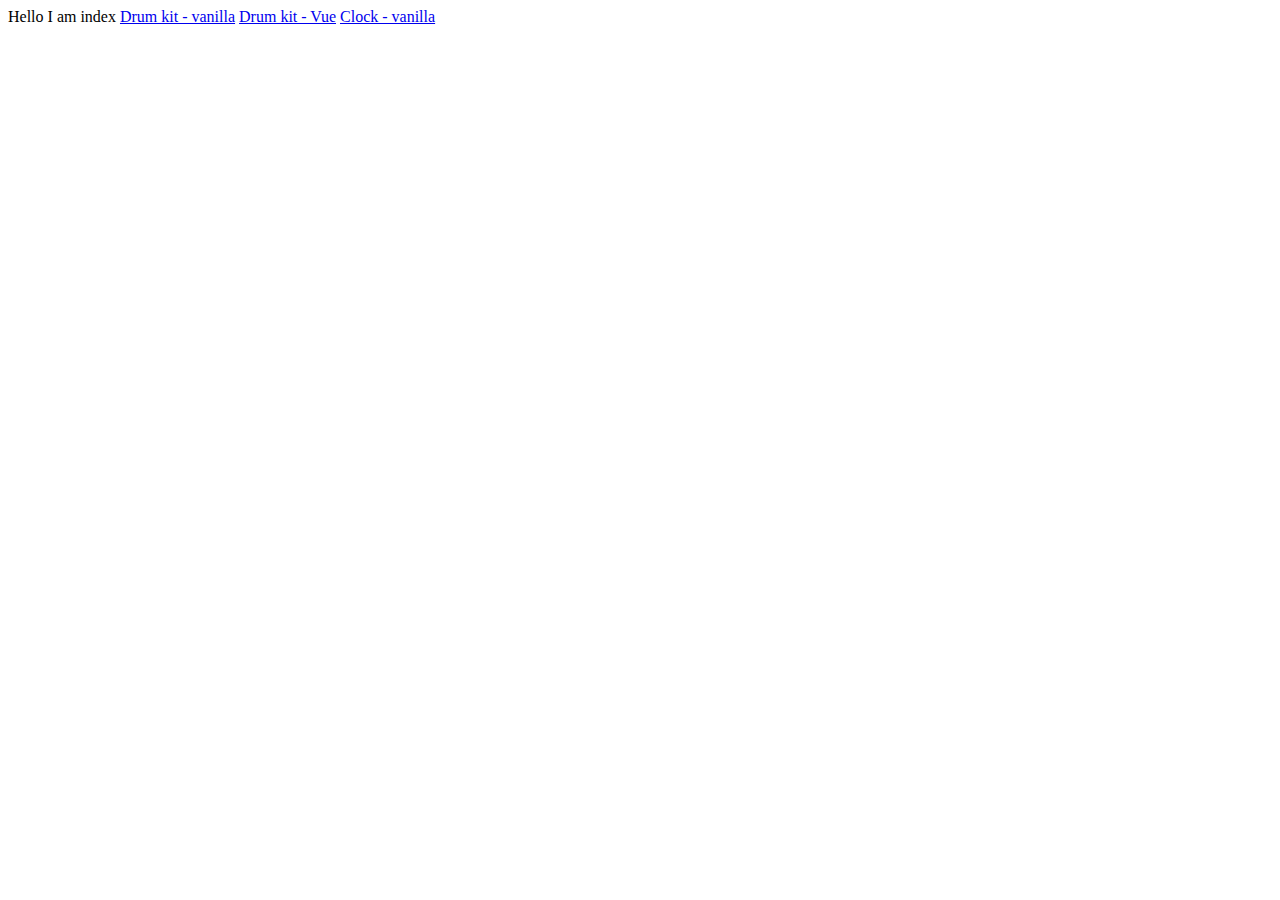
<file: index.html>
<!DOCTYPE html>
<html lang="en" dir="ltr">
  <head>
    <meta charset="utf-8">
    <title></title>
  </head>
  <body>
    Hello I am index
    <a href="./01-drum_kit/index-vanilla.html">Drum kit - vanilla</a>
    <a href="./01-drum_kit/index-vue.html">Drum kit - Vue</a>
    <a href="./02-clock/index-vue.html">Clock - vanilla</a>
  </body>
</html>
</file>
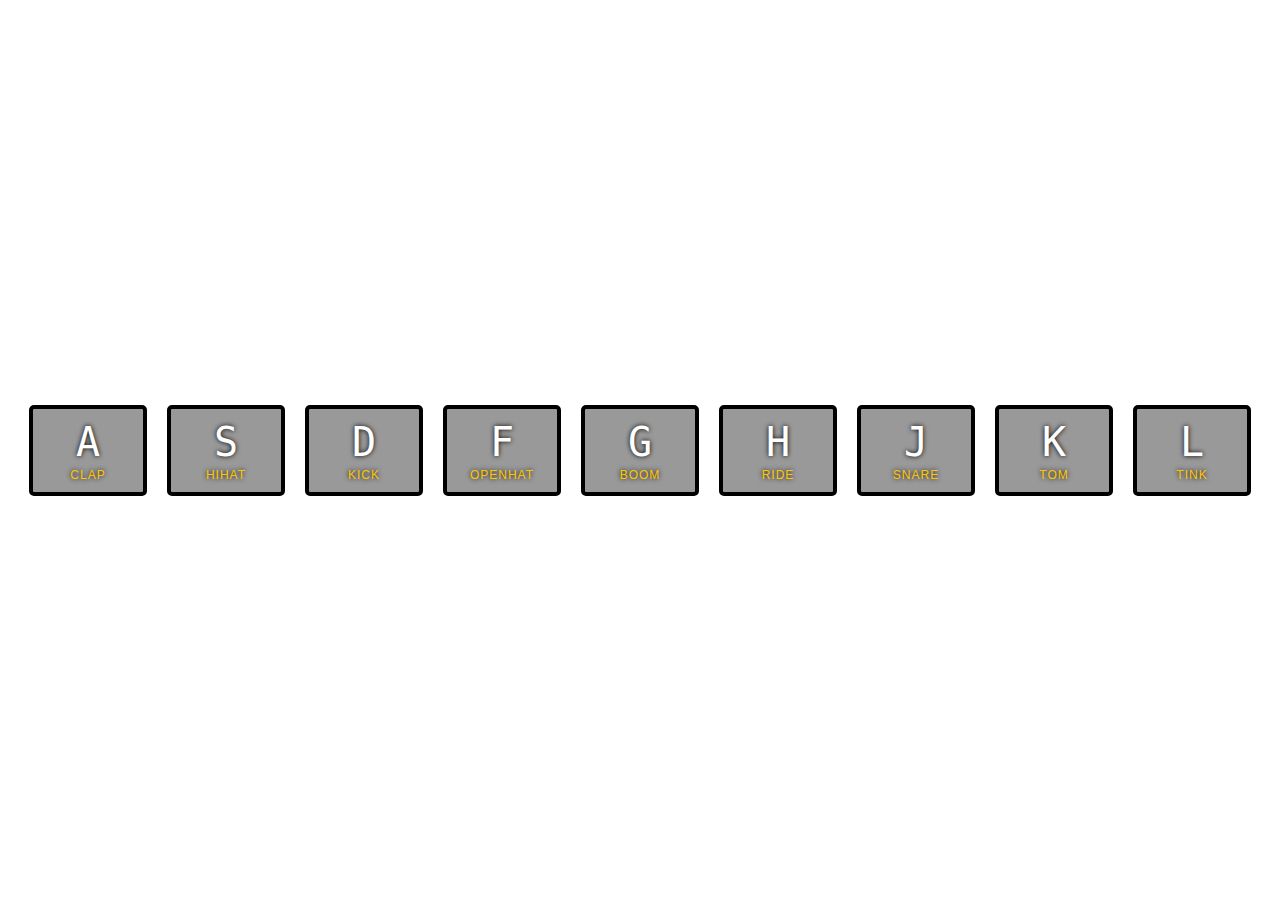
<file: 01-drum_kit/index-FINISHED.html>
<!DOCTYPE html>
<html lang="en">
<head>
  <meta charset="UTF-8">
  <title>JS Drum Kit</title>
  <link rel="stylesheet" href="style.css">
</head>
<body>


  <div class="keys">
    <div data-key="65" class="key">
      <kbd>A</kbd>
      <span class="sound">clap</span>
    </div>
    <div data-key="83" class="key">
      <kbd>S</kbd>
      <span class="sound">hihat</span>
    </div>
    <div data-key="68" class="key">
      <kbd>D</kbd>
      <span class="sound">kick</span>
    </div>
    <div data-key="70" class="key">
      <kbd>F</kbd>
      <span class="sound">openhat</span>
    </div>
    <div data-key="71" class="key">
      <kbd>G</kbd>
      <span class="sound">boom</span>
    </div>
    <div data-key="72" class="key">
      <kbd>H</kbd>
      <span class="sound">ride</span>
    </div>
    <div data-key="74" class="key">
      <kbd>J</kbd>
      <span class="sound">snare</span>
    </div>
    <div data-key="75" class="key">
      <kbd>K</kbd>
      <span class="sound">tom</span>
    </div>
    <div data-key="76" class="key">
      <kbd>L</kbd>
      <span class="sound">tink</span>
    </div>
  </div>

  <audio data-key="65" src="sounds/clap.wav"></audio>
  <audio data-key="83" src="sounds/hihat.wav"></audio>
  <audio data-key="68" src="sounds/kick.wav"></audio>
  <audio data-key="70" src="sounds/openhat.wav"></audio>
  <audio data-key="71" src="sounds/boom.wav"></audio>
  <audio data-key="72" src="sounds/ride.wav"></audio>
  <audio data-key="74" src="sounds/snare.wav"></audio>
  <audio data-key="75" src="sounds/tom.wav"></audio>
  <audio data-key="76" src="sounds/tink.wav"></audio>

<script>
  function removeTransition(e) {
    if (e.propertyName !== 'transform') return;
    e.target.classList.remove('playing');
  }

  function playSound(e) {
    const audio = document.querySelector(`audio[data-key="${e.keyCode}"]`);
    const key = document.querySelector(`div[data-key="${e.keyCode}"]`);
    if (!audio) return;

    key.classList.add('playing');
    audio.currentTime = 0;
    audio.play();
  }

  const keys = Array.from(document.querySelectorAll('.key'));
  keys.forEach(key => key.addEventListener('transitionend', removeTransition));
  window.addEventListener('keydown', playSound);
</script>


</body>
</html>
</file>
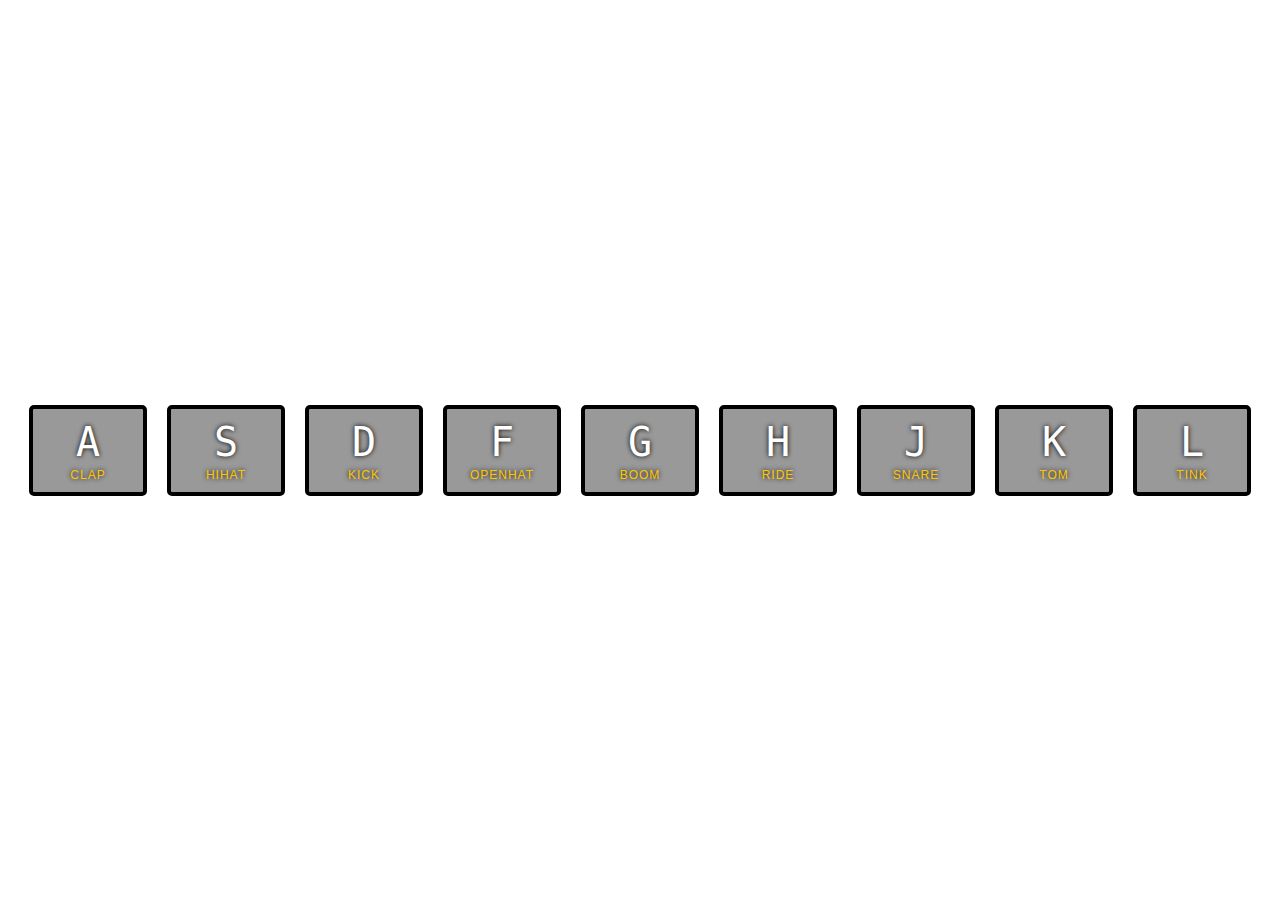
<file: 01-drum_kit/index-START.html>
<!DOCTYPE html>
<html lang="en">
<head>
  <meta charset="UTF-8">
  <title>JS Drum Kit</title>
  <link rel="stylesheet" href="style.css">
</head>
<body>


  <div class="keys">
    <div data-key="65" class="key">
      <kbd>A</kbd>
      <span class="sound">clap</span>
    </div>
    <div data-key="83" class="key">
      <kbd>S</kbd>
      <span class="sound">hihat</span>
    </div>
    <div data-key="68" class="key">
      <kbd>D</kbd>
      <span class="sound">kick</span>
    </div>
    <div data-key="70" class="key">
      <kbd>F</kbd>
      <span class="sound">openhat</span>
    </div>
    <div data-key="71" class="key">
      <kbd>G</kbd>
      <span class="sound">boom</span>
    </div>
    <div data-key="72" class="key">
      <kbd>H</kbd>
      <span class="sound">ride</span>
    </div>
    <div data-key="74" class="key">
      <kbd>J</kbd>
      <span class="sound">snare</span>
    </div>
    <div data-key="75" class="key">
      <kbd>K</kbd>
      <span class="sound">tom</span>
    </div>
    <div data-key="76" class="key">
      <kbd>L</kbd>
      <span class="sound">tink</span>
    </div>
  </div>

  <audio data-key="65" src="sounds/clap.wav"></audio>
  <audio data-key="83" src="sounds/hihat.wav"></audio>
  <audio data-key="68" src="sounds/kick.wav"></audio>
  <audio data-key="70" src="sounds/openhat.wav"></audio>
  <audio data-key="71" src="sounds/boom.wav"></audio>
  <audio data-key="72" src="sounds/ride.wav"></audio>
  <audio data-key="74" src="sounds/snare.wav"></audio>
  <audio data-key="75" src="sounds/tom.wav"></audio>
  <audio data-key="76" src="sounds/tink.wav"></audio>


<!-- IMPORTANT
LOOKUP KEYCODE.INFO
2. LOOKUP "DATA" ATTRIBUTE IN HTML
3. READ ABOUT .CLASSLIST IN JAVASCRIPT
4. READ ABOUT TRANSITIONEND-->
<script>
  window.addEventListener("keydown", function(e) {

    // Audio event
    const audio = document.querySelector(`audio[data-key="${e.keyCode}"]`);
    if (!audio) return; //stop function if the key pressed is irrelevant
    audio.currentTime = 0; //Rewind to the start
    audio.play();

    // Animation event - Add the animation
    const key = document.querySelector(`.key[data-key="${e.keyCode}"]`);
    key.classList.add("playing");
  });


  // Animation event, remove the animation
  const keys = document.querySelectorAll(".key");
  keys.forEach(key => key.addEventListener("transitionend", removeTransition));

  function
  removeTransition(e){
    if (e.propertyName !== "transform") return;
    this.classList.remove("playing");
  }

</script>


</body>
</html>
</file>
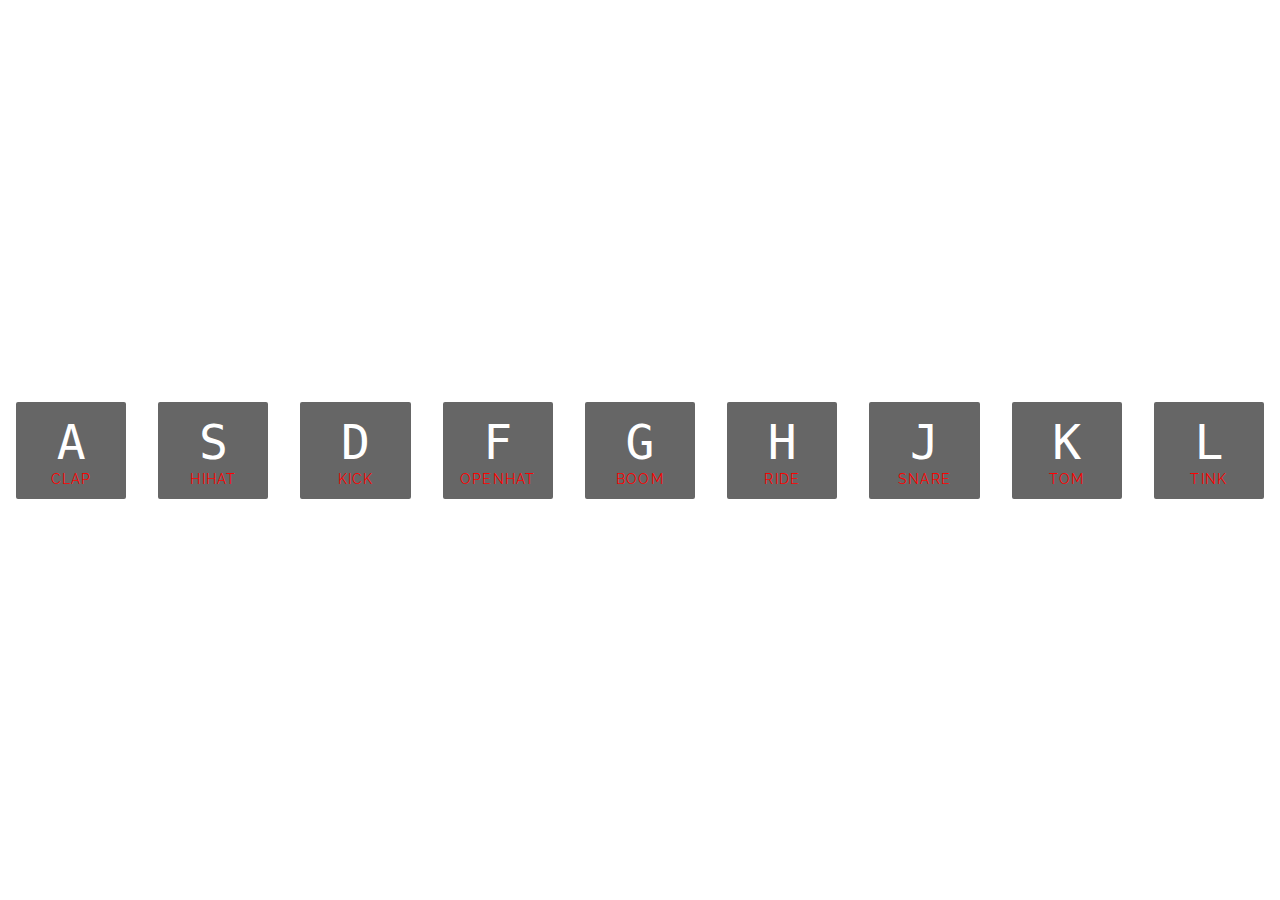
<file: 01-drum_kit/index-vanilla.html>
<!DOCTYPE html>
<html lang="en">
<head>
  <meta charset="UTF-8">
  <title>JS Drum Kit - Paris Apostolopoulos version</title>
  <link href="https://fonts.googleapis.com/css?family=Raleway" rel="stylesheet">
  <link rel="stylesheet" href="style-vanilla.css">
</head>
<body>


  <div class="keys">
    <div data-key="65" class="key">
      <kbd>A</kbd>
      <span class="sound">clap</span>
    </div>
    <div data-key="83" class="key">
      <kbd>S</kbd>
      <span class="sound">hihat</span>
    </div>
    <div data-key="68" class="key">
      <kbd>D</kbd>
      <span class="sound">kick</span>
    </div>
    <div data-key="70" class="key">
      <kbd>F</kbd>
      <span class="sound">openhat</span>
    </div>
    <div data-key="71" class="key">
      <kbd>G</kbd>
      <span class="sound">boom</span>
    </div>
    <div data-key="72" class="key">
      <kbd>H</kbd>
      <span class="sound">ride</span>
    </div>
    <div data-key="74" class="key">
      <kbd>J</kbd>
      <span class="sound">snare</span>
    </div>
    <div data-key="75" class="key">
      <kbd>K</kbd>
      <span class="sound">tom</span>
    </div>
    <div data-key="76" class="key">
      <kbd>L</kbd>
      <span class="sound">tink</span>
    </div>
  </div>

  <audio data-key="65" src="sounds/clap.wav"></audio>
  <audio data-key="83" src="sounds/hihat.wav"></audio>
  <audio data-key="68" src="sounds/kick.wav"></audio>
  <audio data-key="70" src="sounds/openhat.wav"></audio>
  <audio data-key="71" src="sounds/boom.wav"></audio>
  <audio data-key="72" src="sounds/ride.wav"></audio>
  <audio data-key="74" src="sounds/snare.wav"></audio>
  <audio data-key="75" src="sounds/tom.wav"></audio>
  <audio data-key="76" src="sounds/tink.wav"></audio>

<script>
  let divKey = document.getElementsByClassName("key");

  function addEffect(letter){
    for(el of divKey){
      let elLetter = el.firstElementChild.textContent.toLowerCase();
      let elSound = el.lastElementChild.textContent;
      let selectSound = document.querySelector(`audio[src="sounds/${elSound}.wav"]`);
      if(elLetter === letter) {
        el.classList.add("playing");
        selectSound.currentTime = 0;
        selectSound.play();
        setTimeout(() => removeEffect(letter), 70);
      }
    }
  }

  function removeEffect(letter) {
    for(el of divKey){
      let elLetter = el.firstElementChild.textContent.toLowerCase();
      if(elLetter === letter) el.classList.remove("playing");
    }
  }


  window.onkeydown = event => addEffect(event.key.toLowerCase());

</script>


</body>
</html>
</file>
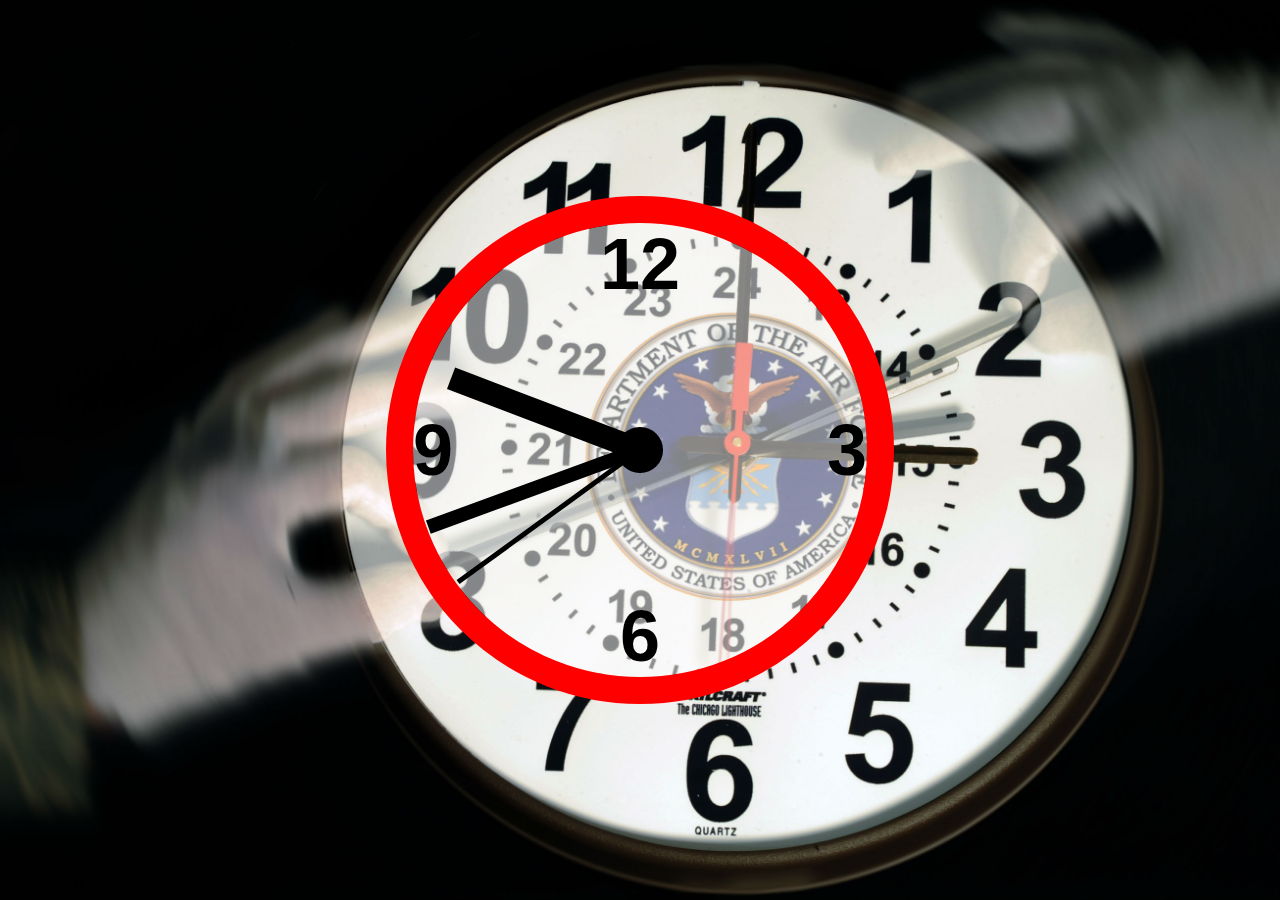
<file: 02 - JS and CSS Clock/index-vanilla.html>
<!DOCTYPE html>
<html lang="en" dir="ltr">
  <head>
    <meta charset="utf-8">
    <title>Clock - vanilla JS</title>

    <style media="screen">
      body{
        background-image: url(clock-vanilla.jpg);
        background-size: cover;
        box-sizing: border-box;
        display: flex;
        justify-content: center;
        align-items: center;
        height: 100vh;
        font-family: verdana, helvetica, serif;
        margin: 0;
        padding: 0;
        font-weight: bold;
        font-size: 8vh;
      }

      h1{
        padding: 0;
        margin: 0;
        font-size: 8vh;
      }

      .clock-body {
        width: 50vh;
        height: 50vh;
        border-radius: 50%;
        border: 3vh solid red;
        padding: 2px;
        position: relative;
      }

      .clock-face {
        width: 100%;
        height: 100%;
        position: relative;
      }

      .clock-overlay {
        width: 100%;
        height: 100%;
        z-index: -1;
        background-color: rgba(255, 255, 255, .5);
        border-radius: 50%;
        position: absolute;
        top: 0;
        left: 0;
      }

      .top_third, .middle_third, .bottom_third {
        width: 100%;
        height: 33.33%;
      }

      .top_third {
        text-align: center;
      }

      .middle_third {
        display: flex;
        align-items: center;
        justify-content: center;
      }

      .middle1, .middle2, .middle3{
        width: 33.33%;
        height: 100%;
      }

      .middle1 {
        display: flex;
        align-items: center;
        justify-content: flex-start;
      }

      .middle2{
        display: flex;
        align-items: center;
        justify-content: center;
      }

      .middle3{
        display: flex;
        align-items: center;
        justify-content: flex-end;
      }

      .bottom_third{
        position: relative;
        text-align: center;
      }

      .bottom_third span{
        position: absolute;
        bottom: 0;
        left: 0;
        width: 100%;
      }

      .center_dot {
        width: 30%;
        height: 30%;
        background-color: black;
        border-radius: 50%;
        z-index: 1;
      }

      #hours{
        height: 45%;
        background-color: black;
        width: 5%;
        position: absolute;
        left: 47.5%;
        top: 5%;
        /* transition: all 0.05s; */
        transform-origin: bottom;
      }

      /* #hours:hover {
        transform: rotate(360deg);
        transform-origin: bottom;
      } */

      #minutes{
        height: 50%;
        background-color: black;
        width: 3%;
        position: absolute;
        left: 48.5%;
        /* transition: all 0.05s; */
        transform-origin: bottom;
      }

      /* #minutes:hover {
        transform: rotate(360deg);
        transform-origin: bottom;
      } */

      #seconds{
        height: 50%;
        background-color: black;
        width: 1%;
        position: absolute;
        left: 49.5%;
        /* transition: all 0.05s; */
        transform-origin: bottom;
      }

      /* #seconds:hover {
        transform: rotate(360deg);
        transform-origin: bottom;
      } */
    </style>
  </head>
  <body>
    <div class="clock-body">

      <div class="clock-face">
        <div id="hours"></div>
        <div id="minutes"></div>
        <div id="seconds"></div>
      </div>

      <div class="clock-overlay">
        <div class="top_third">12</div>
        <div class="middle_third">
          <div class="middle1">9</div>
          <div class="middle2">
            <div class="center_dot"></div>
          </div>
          <div class="middle3">3</div>
        </div>
        <div class="bottom_third">
          <span>6</span>
        </div>
      </div>
    </div>





    <script>

      var hoursPointer = document.getElementById("hours");
      var minutesPointer = document.getElementById("minutes");
      var secondsPointer = document.getElementById("seconds");

      function playTime() {
        var newDate = new Date();
        var getTheHours = newDate.getHours();
        var getTheMinutes = newDate.getMinutes();
        var getTheSeconds = newDate.getSeconds();
        var secondsTurn = (360 / 60) * getTheSeconds;
        var minutesTurn = (360 / 60) * getTheMinutes + (secondsTurn / 60);
        var hoursTurn = (360 / 12) * getTheHours + (minutesTurn / 12);

        secondsPointer.style.transform = `rotate(${secondsTurn}deg)`
        minutesPointer.style.transform = `rotate(${minutesTurn}deg)`
        hoursPointer.style.transform = `rotate(${hoursTurn}deg)`
      }

      setInterval(playTime, 1000);
      playTime();
    </script>

  </body>
</html>
</file>
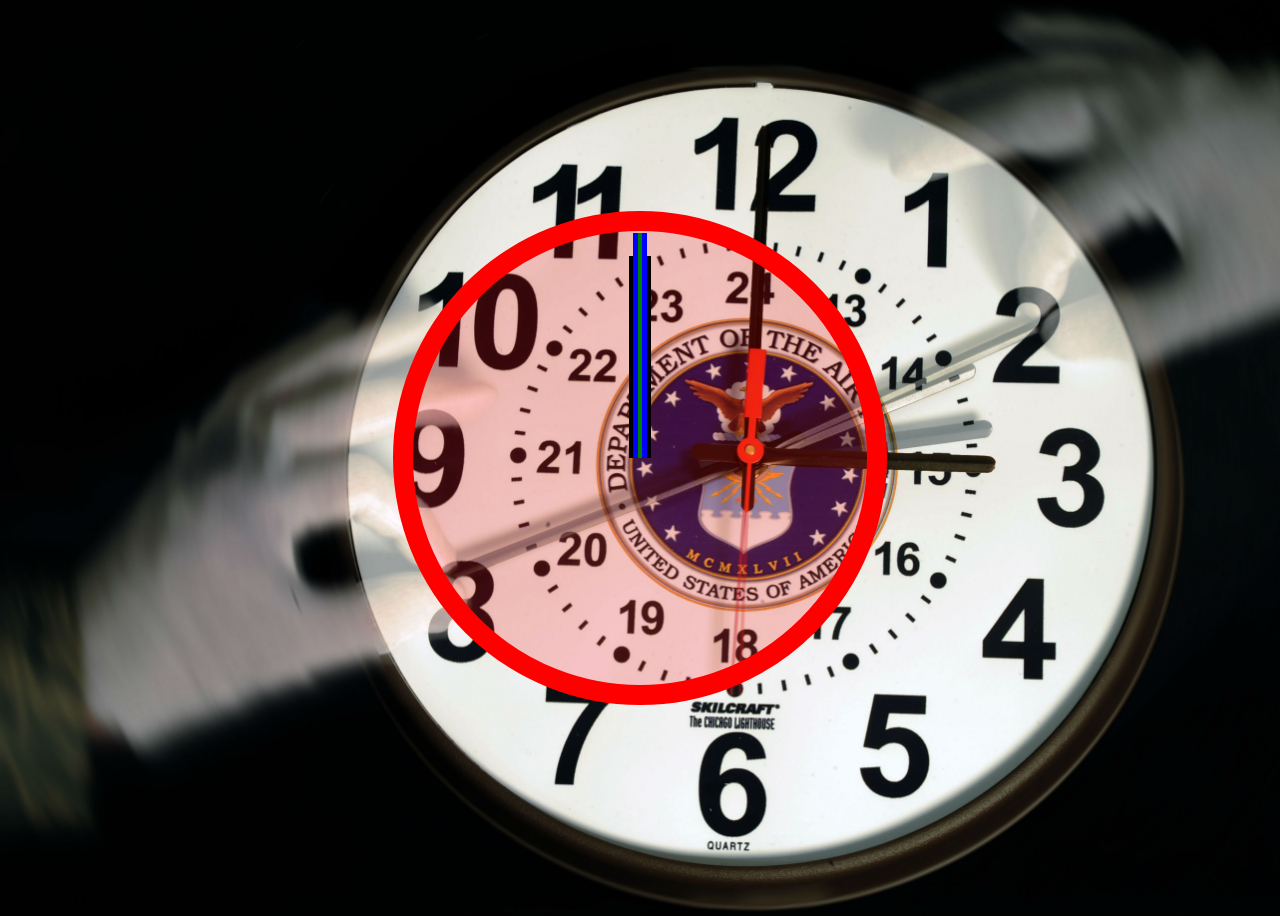
<file: 02 - JS and CSS Clock/index-vanilla1.html>
<!DOCTYPE html>
<html lang="en" dir="ltr">
  <head>
    <meta charset="utf-8">
    <title>Clock - vanilla JS</title>

    <style media="screen">
      body{
        background-image: url(clock-vanilla.jpg);
        background-size: cover;
        box-sizing: border-box;
        display: flex;
        justify-content: center;
        align-items: center;
        height: 100vh;
      }

      .clock-body {
        width: 50vh;
        height: 50vh;
        background-color: rgba(255, 0, 0, .2);
        border-radius: 50%;
        border: 20px solid red;
        padding: 2px;
      }

      .clock-face {
        width: 100%;
        height: 100%;
        /* background-color: rgba(255, 255, 0, .5); */
        position: relative;
      }

      .hours{
        height: 45%;
        background-color: black;
        width: 5%;
        position: absolute;
        left: 47.5%;
        top: 5%;
        transition: transform 4s;
      }

      .hours:hover {
        transform: rotate(360deg);
        transform-origin: bottom;
      }

      .minutes{
        height: 50%;
        background-color: blue;
        width: 3%;
        position: absolute;
        left: 48.5%;
        transition: transform 3s;
      }

      .minutes:hover {
        transform: rotate(360deg);
        transform-origin: bottom;
      }

      .seconds{
        height: 50%;
        background-color: green;
        width: 1%;
        position: absolute;
        left: 49.5%;
        transition: transform 3s;
      }

      .seconds:hover {
        transform: rotate(360deg);
        transform-origin: bottom;
      }
    </style>
  </head>
  <body>
    <div class="clock-body">
      <div class="clock-face">
        <div class="hours"></div>
        <div class="minutes"></div>
        <div class="seconds"></div>
      </div>
    </div>

  </body>
</html>
</file>
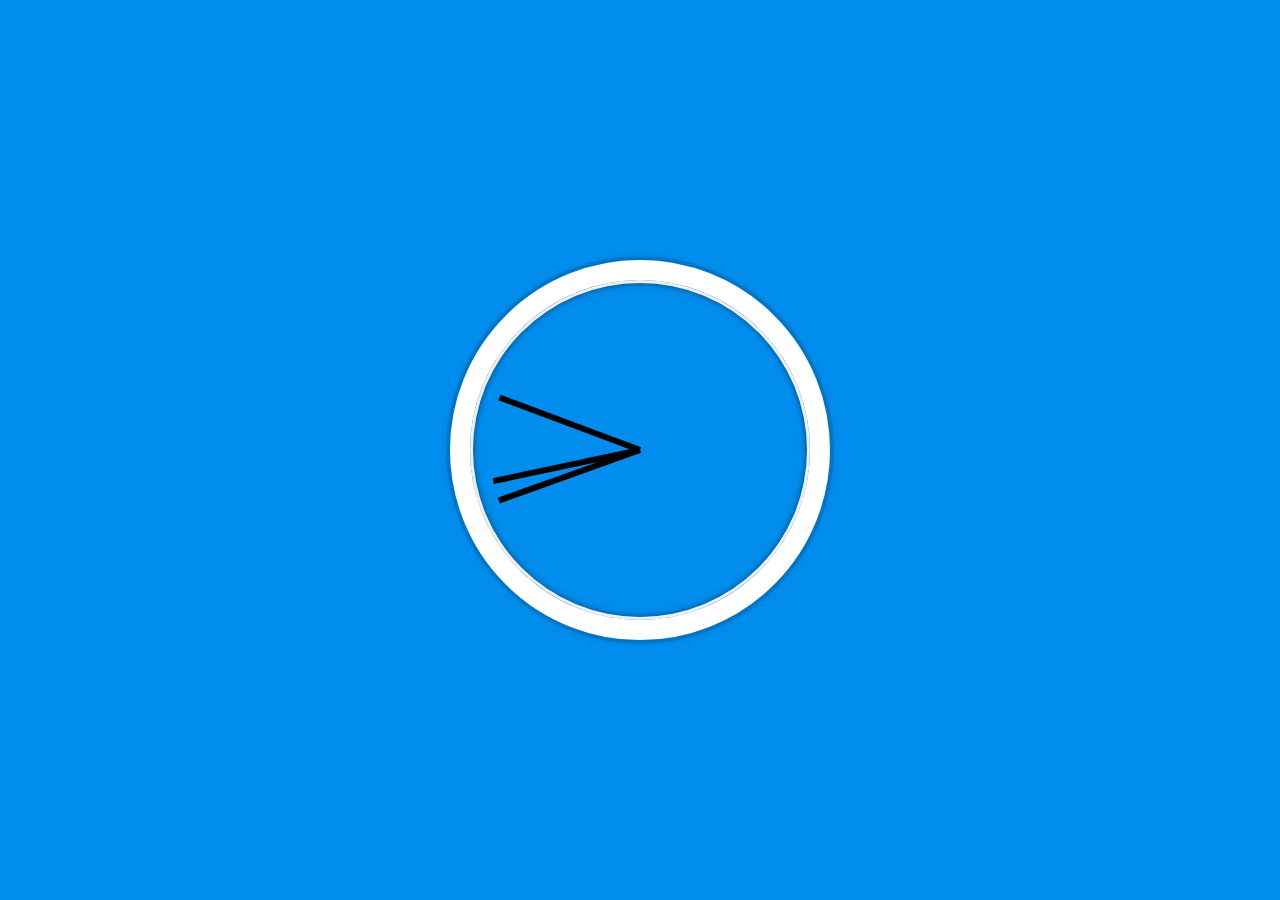
<file: 02-clock/index-FINISHED.html>
<!DOCTYPE html>
<html lang="en">
<head>
  <meta charset="UTF-8">
  <title>JS + CSS Clock</title>
</head>
<body>


    <div class="clock">
      <div class="clock-face">
        <div class="hand hour-hand"></div>
        <div class="hand min-hand"></div>
        <div class="hand second-hand"></div>
      </div>
    </div>


  <style>
    html {
      background:#018DED url(http://unsplash.it/1500/1000?image=881&blur=50);
      background-size:cover;
      font-family:'helvetica neue';
      text-align: center;
      font-size: 10px;
    }

    body {
      margin: 0;
      font-size: 2rem;
      display:flex;
      flex:1;
      min-height: 100vh;
      align-items: center;
    }

    .clock {
      width: 30rem;
      height: 30rem;
      border:20px solid white;
      border-radius:50%;
      margin:50px auto;
      position: relative;
      padding:2rem;
      box-shadow:
        0 0 0 4px rgba(0,0,0,0.1),
        inset 0 0 0 3px #EFEFEF,
        inset 0 0 10px black,
        0 0 10px rgba(0,0,0,0.2);
    }

    .clock-face {
      position: relative;
      width: 100%;
      height: 100%;
      transform: translateY(-3px); /* account for the height of the clock hands */
    }

    .hand {
      width:50%;
      height:6px;
      background:black;
      position: absolute;
      top:50%;
      transform-origin: 100%;
      transform: rotate(90deg);
      transition: all 0.05s;
      transition-timing-function: cubic-bezier(0.1, 2.7, 0.58, 1);
    }
</style>

<script>
  const secondHand = document.querySelector('.second-hand');
  const minsHand = document.querySelector('.min-hand');
  const hourHand = document.querySelector('.hour-hand');

  function setDate() {
    const now = new Date();

    const seconds = now.getSeconds();
    const secondsDegrees = ((seconds / 60) * 360) + 90;
    secondHand.style.transform = `rotate(${secondsDegrees}deg)`;

    const mins = now.getMinutes();
    const minsDegrees = ((mins / 60) * 360) + ((seconds/60)*6) + 90;
    minsHand.style.transform = `rotate(${minsDegrees}deg)`;

    const hour = now.getHours();
    const hourDegrees = ((hour / 12) * 360) + ((mins/60)*30) + 90;
    hourHand.style.transform = `rotate(${hourDegrees}deg)`;
  }

  setInterval(setDate, 1000);

  setDate();

</script>
</body>
</html>
</file>
<file: 01-drum_kit/style.css>
html {
  font-size: 10px;
  background: url(http://i.imgur.com/b9r5sEL.jpg) bottom center;
  background-size: cover;
}
body,html {
  margin: 0;
  padding: 0;
  font-family: sans-serif;
}

.keys {
  display: flex;
  flex: 1;
  min-height: 100vh;
  align-items: center;
  justify-content: center;
}

.key {
  border: .4rem solid black;
  border-radius: .5rem;
  margin: 1rem;
  font-size: 1.5rem;
  padding: 1rem .5rem;
  transition: all .07s ease;
  width: 10rem;
  text-align: center;
  color: white;
  background: rgba(0,0,0,0.4);
  text-shadow: 0 0 .5rem black;
}

.playing {
  transform: scale(1.1);
  border-color: #ffc600;
  box-shadow: 0 0 1rem #ffc600;
}

kbd {
  display: block;
  font-size: 4rem;
}

.sound {
  font-size: 1.2rem;
  text-transform: uppercase;
  letter-spacing: .1rem;
  color: #ffc600;
}
</file>
<file: 01-drum_kit/style-vanilla.css>
html {
  font-size: 12px;
  background: url(https://cdn.steemitimages.com/0x0/http://ashnewell.com/wp-content/uploads/2015/03/def-leppard-albuquerque-rick-allen-drumming.jpg);
  background-size: cover;
}
body,html {
  margin: 0;
  padding: 0;
  font-family: "Raleway";
  color: #fff;
}

.keys {
  display: flex;
  flex: 1;
  min-height: 100vh;
  align-items: center;
  justify-content: center;
}

.key {
  border: .4rem solid white;
  border-radius: .5rem;
  margin: 1rem;
  padding: 1rem .5rem;
  transition: all .07s ease;
  width: 10rem;
  text-align: center;
  background: rgba(0,0,0,0.6);
  color: white;
}

.playing {
  transform: scale(1.1) rotate(0.05turn);
  border-color: red;
  box-shadow: 0 0 1rem red;
  color: red;

}

kbd {
  display: block;
  font-size: 4rem;
}

.sound {
  font-size: 1.2rem;
  text-transform: uppercase;
  letter-spacing: .1rem;
  color: red;
}
</file>
